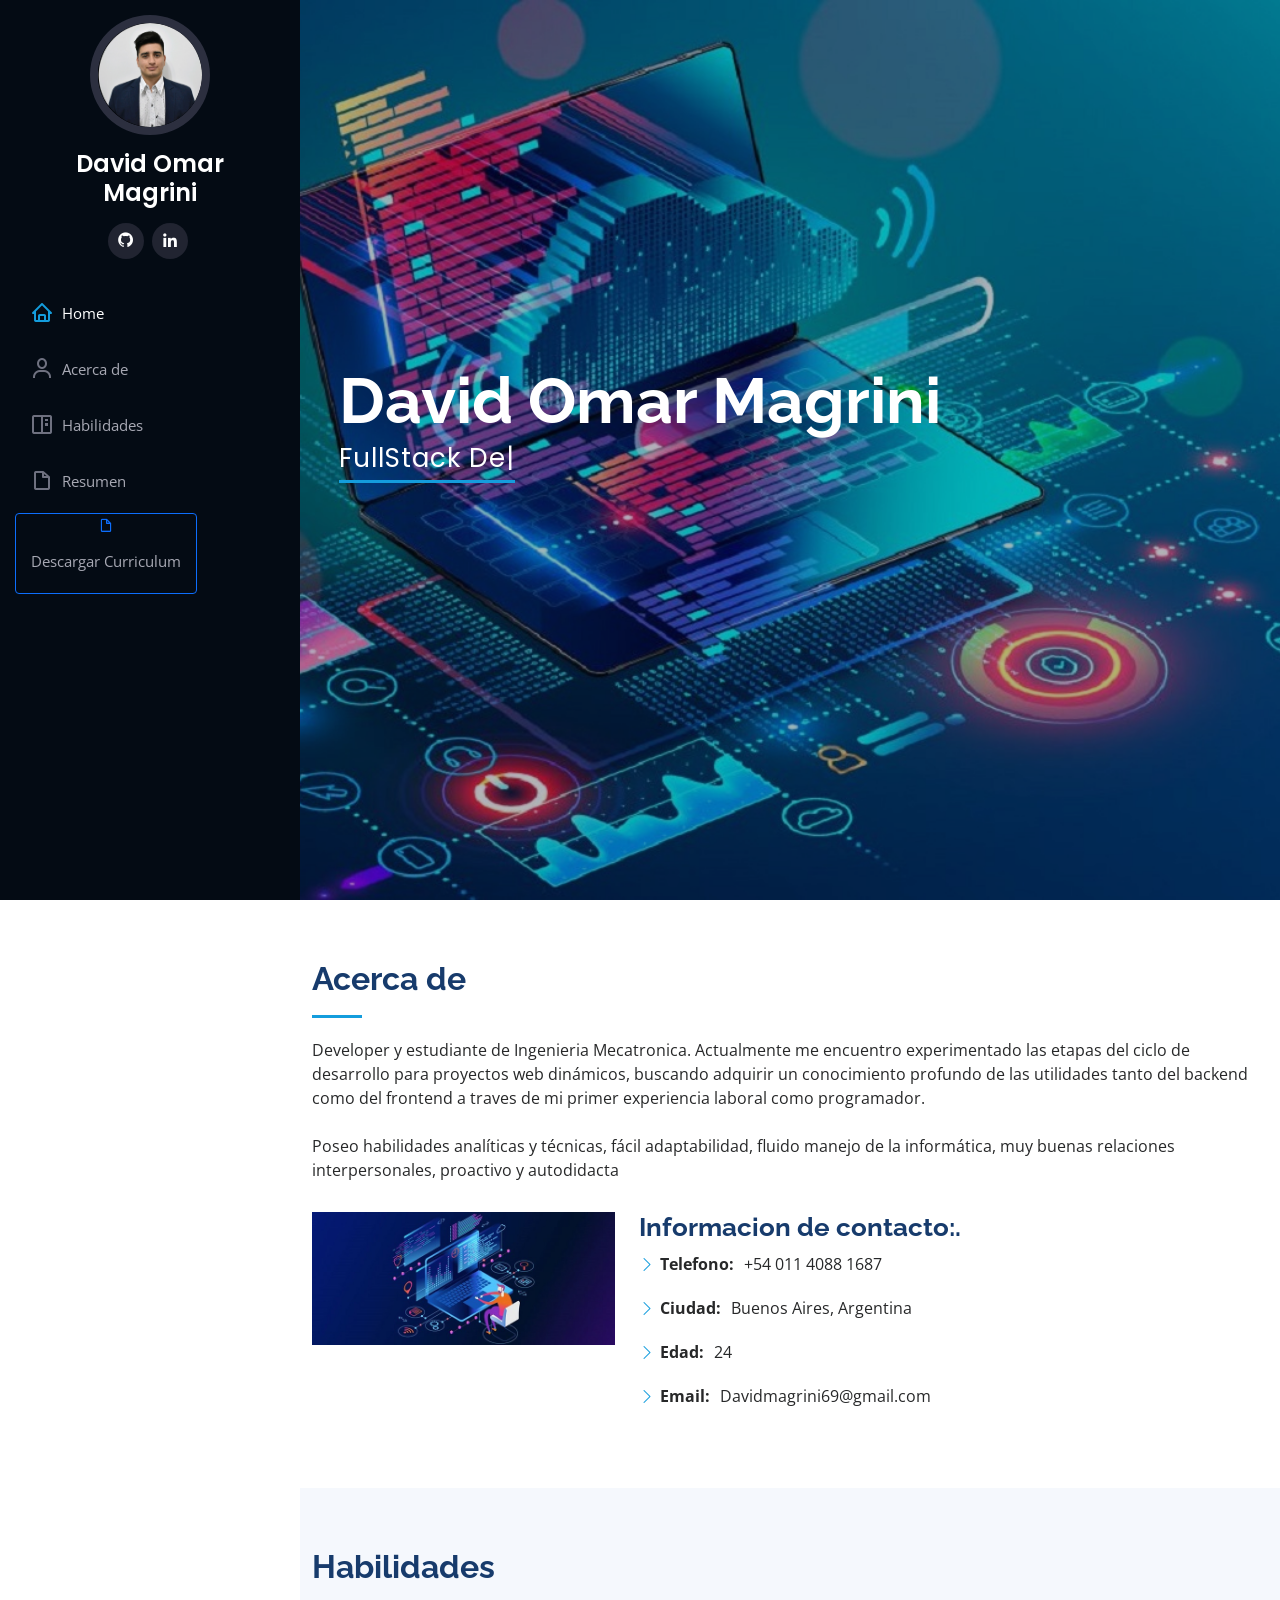
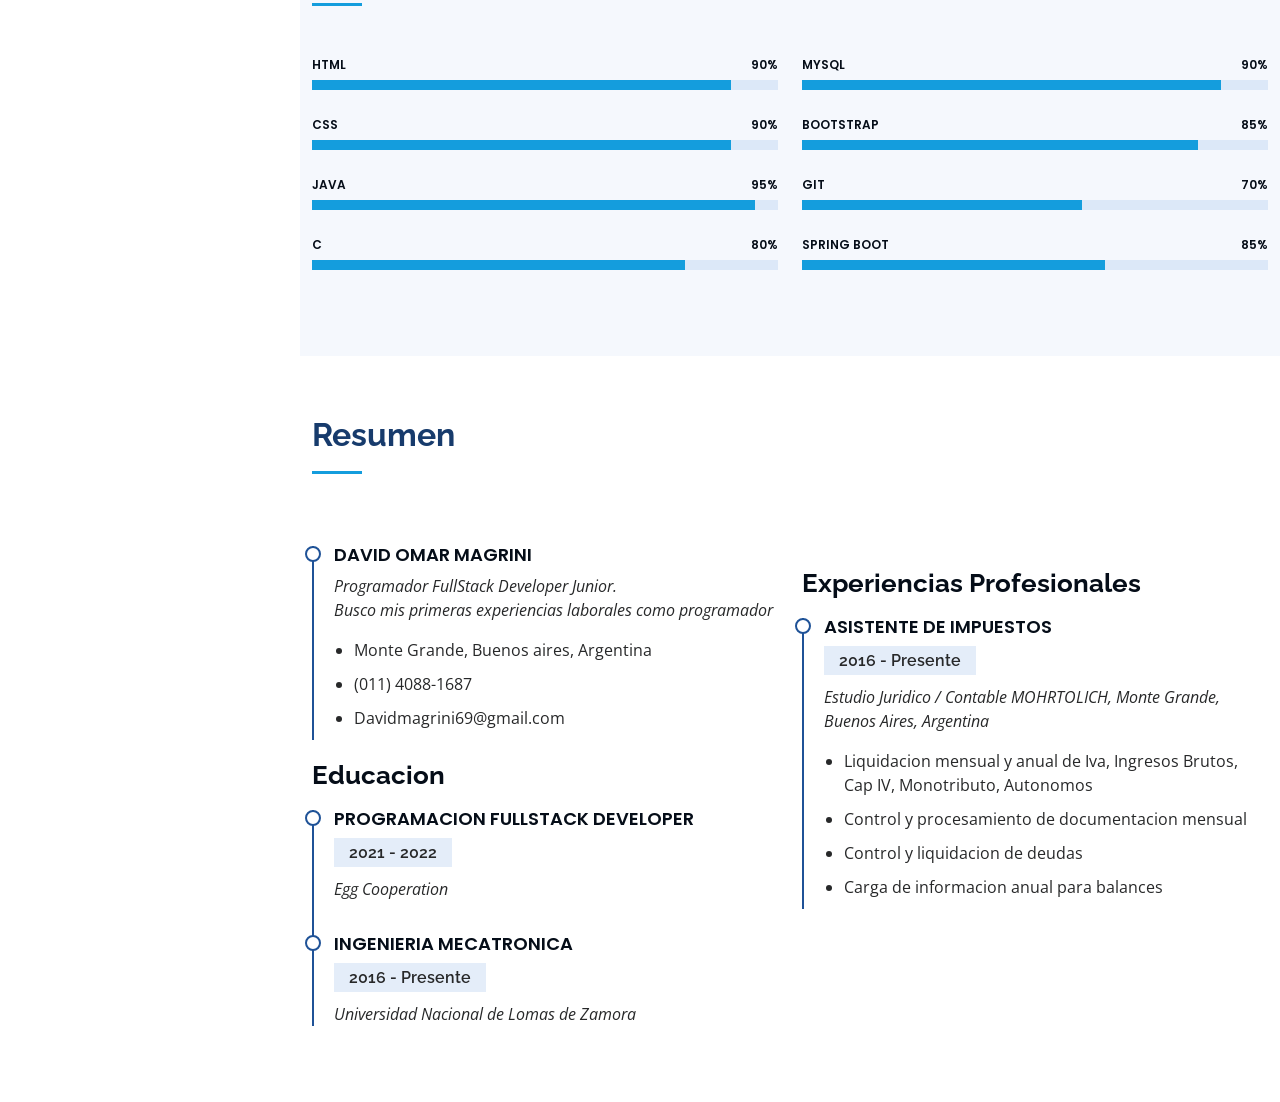
<file: index.html>
<!DOCTYPE html>
<html lang="en">

<head>
  <meta charset="utf-8">
  <meta content="width=device-width, initial-scale=1.0" name="viewport">

  <title>PortaFolio-MagriniDavid</title>
  <meta content="" name="description">
  <meta content="" name="keywords">

  <!-- Google Fonts -->
  <link href="https://fonts.googleapis.com/css?family=Open+Sans:300,300i,400,400i,600,600i,700,700i|Raleway:300,300i,400,400i,500,500i,600,600i,700,700i|Poppins:300,300i,400,400i,500,500i,600,600i,700,700i" rel="stylesheet">

  <!-- Vendor CSS Files -->
  <link href="assets/vendor/aos/aos.css" rel="stylesheet">
  <link href="assets/vendor/bootstrap/css/bootstrap.min.css" rel="stylesheet">
  <link href="assets/vendor/bootstrap-icons/bootstrap-icons.css" rel="stylesheet">
  <link href="assets/vendor/boxicons/css/boxicons.min.css" rel="stylesheet">
  <link href="assets/vendor/glightbox/css/glightbox.min.css" rel="stylesheet">
  <link href="assets/vendor/swiper/swiper-bundle.min.css" rel="stylesheet">

  <!-- Template Main CSS File -->
  <link href="assets/css/style.css" rel="stylesheet">

  <!-- =======================================================
  * Template Name: iPortfolio - v3.7.0
  * Template URL: https://bootstrapmade.com/iportfolio-bootstrap-portfolio-websites-template/
  * Author: BootstrapMade.com
  * License: https://bootstrapmade.com/license/
  ======================================================== -->
</head>

<body>

  <!-- ======= Mobile nav toggle button ======= -->
  <i class="bi bi-list mobile-nav-toggle d-xl-none"></i>

  <!-- ======= Header ======= -->
  <header id="header">
    <div class="d-flex flex-column">

      <div class="profile">
        <img src="assets/img/david2.jpg" alt="" class="img-fluid rounded-circle">
        <h1 class="text-light"><a href="index.html">David Omar <br> Magrini</a></h1>
        <div class="social-links mt-3 text-center">
          <a href="https://github.com/MagriniDavid" target="_blank" class="github"><i class="bx bxl-github"></i></a>
          <a href="https://www.linkedin.com/in/david-omar-magrini-a7370317b/"target="_blank" class="linkedin"><i class="bx bxl-linkedin"></i></a>
        </div>
      </div>

      <nav id="navbar" class="nav-menu navbar">
        <ul>
          <li><a href="#hero" class="nav-link scrollto active"><i class="bx bx-home"></i> <span>Home</span></a></li>
          <li><a href="#about" class="nav-link scrollto"><i class="bx bx-user"></i> <span>Acerca de</span></a></li>
          <li><a href="#skills" class="nav-link scrollto"><i class="bx bx-book-content"></i> <span>Habilidades</span></a></li>
          <li><a href="#resume" class="nav-link scrollto"><i class="bx bx-file-blank"></i> <span>Resumen</span></a></li>
         <li><button type="button" class="btn btn-outline-primary"><i class="bx bx-file-blank" ></i><a href="assets/pdf/CVDavidMagrini.pdf" target="_blank" download="CurriculumMagriniDavid.pdf">Descargar Curriculum</a></button></li>
          
        </ul>
      </nav><!-- .nav-menu -->
    </div>
  </header><!-- End Header -->

  <!-- ======= Hero Section ======= -->
  <section id="hero" class="d-flex flex-column justify-content-center align-items-center">
    <div class="hero-container" data-aos="fade-in">
      <h1>David Omar Magrini</h1>
      <p><span class="typed" data-typed-items="FullStack Developer"></span></p>
    </div>
  </section><!-- End Hero -->

  <main id="main">

    <!-- ======= About Section ======= -->
    <section id="about" class="about">
      <div class="container">

        <div class="section-title">
          <h2>Acerca de</h2>
          <p>Developer y estudiante de Ingenieria Mecatronica. Actualmente me encuentro experimentado las etapas del ciclo de desarrollo para proyectos web dinámicos, buscando adquirir un conocimiento profundo de las utilidades tanto del backend como del frontend a traves de mi primer experiencia laboral como programador.
            <br>
            <br>Poseo habilidades analíticas y técnicas, fácil adaptabilidad, fluido manejo de la informática, muy buenas relaciones interpersonales, proactivo y autodidacta</p>
        </div>

        <div class="row">
          <div class="col-lg-4" data-aos="fade-right">
            <img src="assets/img/program.jpg" class="img-fluid" alt="">
          </div>
          <div class="col-lg-8 pt-4 pt-lg-0 content" data-aos="fade-left">
            <h3>Informacion de contacto:.</h3>
            
            <div class="row">
              <div class="col-lg-6">
                <ul>
                  
                  <li><i class="bi bi-chevron-right"></i> <strong>Telefono:</strong> <span>+54 011 4088 1687</span></li>
                  <li><i class="bi bi-chevron-right"></i> <strong>Ciudad:</strong> <span>Buenos Aires, Argentina</span></li>
                  <li><i class="bi bi-chevron-right"></i> <strong>Edad:</strong> <span>24</span></li>
                  <li><i class="bi bi-chevron-right"></i> <strong>Email:</strong> <span>Davidmagrini69@gmail.com</span></li>
                </ul>
              </div>
            </div>
          </div>
        </div>

      </div>
    </section><!-- End About Section -->

    <!-- ======= Skills Section ======= -->
    <section id="skills" class="skills section-bg">
      <div class="container">

        <div class="section-title">
          <h2>Habilidades</h2>
        </div>

        <div class="row skills-content">

          <div class="col-lg-6" data-aos="fade-up">

            <div class="progress">
              <span class="skill">HTML <i class="val">90%</i></span>
              <div class="progress-bar-wrap">
                <div class="progress-bar" role="progressbar" aria-valuenow="90" aria-valuemin="0" aria-valuemax="100"></div>
              </div>
            </div>

            <div class="progress">
              <span class="skill">CSS <i class="val">90%</i></span>
              <div class="progress-bar-wrap">
                <div class="progress-bar" role="progressbar" aria-valuenow="90" aria-valuemin="0" aria-valuemax="100"></div>
              </div>
            </div>

            <div class="progress">
              <span class="skill">Java <i class="val">95%</i></span>
              <div class="progress-bar-wrap">
                <div class="progress-bar" role="progressbar" aria-valuenow="95" aria-valuemin="0" aria-valuemax="100"></div>
              </div>
            </div>
            <div class="progress">
              <span class="skill">C <i class="val">80%</i></span>
              <div class="progress-bar-wrap">
                <div class="progress-bar" role="progressbar" aria-valuenow="80" aria-valuemin="0" aria-valuemax="100"></div>
              </div>
            </div>
            

          </div>

          <div class="col-lg-6" data-aos="fade-up" data-aos-delay="100">

            <div class="progress">
              <span class="skill">MySql <i class="val">90%</i></span>
              <div class="progress-bar-wrap">
                <div class="progress-bar" role="progressbar" aria-valuenow="90" aria-valuemin="0" aria-valuemax="100"></div>
              </div>
            </div>

            <div class="progress">
              <span class="skill">Bootstrap <i class="val">85%</i></span>
              <div class="progress-bar-wrap">
                <div class="progress-bar" role="progressbar" aria-valuenow="85" aria-valuemin="0" aria-valuemax="100"></div>
              </div>
            </div>

            <div class="progress">
              <span class="skill">Git <i class="val">70%</i></span>
              <div class="progress-bar-wrap">
                <div class="progress-bar" role="progressbar" aria-valuenow="60" aria-valuemin="0" aria-valuemax="100"></div>
              </div>
            </div>
            
            
            <div class="progress">
              <span class="skill">Spring boot <i class="val">85%</i></span>
              <div class="progress-bar-wrap">
                <div class="progress-bar" role="progressbar" aria-valuenow="65" aria-valuemin="0" aria-valuemax="100"></div>
              </div>
            </div>
           

          </div>

        </div>

      </div>
    </section><!-- End Skills Section -->

    <!-- ======= Resume Section ======= -->
    <section id="resume" class="resume">
      <div class="container">

        <div class="section-title">
          <h2>Resumen</h2>
          <br>
        </div>

        <div class="row">
          <div class="col-lg-6" data-aos="fade-up">
          
            <div class="resume-item pb-0">
              <h4>David Omar Magrini</h4>
              <p><em>Programador FullStack Developer Junior. <br> Busco mis primeras experiencias laborales como programador </em></p>
              <ul>
                <li>Monte Grande, Buenos aires, Argentina</li>
                <li>(011) 4088-1687</li>
                <li>Davidmagrini69@gmail.com</li>
              </ul>
            </div>

            <h3 class="resume-title">Educacion</h3>
            <div class="resume-item">
              <h4>Programacion FullStack Developer</h4>
              <h5>2021 - 2022</h5>
              <p><em>Egg Cooperation</em></p>
            </div>
            <div class="resume-item">
              <h4>Ingenieria Mecatronica</h4>
              <h5>2016 - Presente</h5>
              <p><em>Universidad Nacional de Lomas de Zamora</em></p>
            </div>
          </div>
          <div class="col-lg-6" data-aos="fade-up" data-aos-delay="100">
            <h3 class="resume-title">Experiencias Profesionales</h3>
            <div class="resume-item">
              <h4>Asistente de impuestos</h4>
              <h5>2016 - Presente</h5>
              <p><em>Estudio Juridico / Contable MOHRTOLICH, Monte Grande, Buenos Aires, Argentina</em></p>
              <ul>
                <li>Liquidacion mensual y anual de Iva, Ingresos Brutos, Cap IV, Monotributo, Autonomos</li>
                <li>Control y procesamiento de documentacion mensual  </li>
                <li>Control y liquidacion de deudas</li>
                <li>Carga de informacion anual para balances</li>
              </ul>
            </div>
          </div>
        </div>

      </div>
    </section><!-- End Resume Section -->


  </main><!-- End #main -->

  
  <a href="#" class="back-to-top d-flex align-items-center justify-content-center"><i class="bi bi-arrow-up-short"></i></a>

  <!-- Vendor JS Files -->
  <script src="assets/vendor/purecounter/purecounter.js"></script>
  <script src="assets/vendor/aos/aos.js"></script>
  <script src="assets/vendor/bootstrap/js/bootstrap.bundle.min.js"></script>
  <script src="assets/vendor/glightbox/js/glightbox.min.js"></script>
  <script src="assets/vendor/isotope-layout/isotope.pkgd.min.js"></script>
  <script src="assets/vendor/swiper/swiper-bundle.min.js"></script>
  <script src="assets/vendor/typed.js/typed.min.js"></script>
  <script src="assets/vendor/waypoints/noframework.waypoints.js"></script>
  <script src="assets/vendor/php-email-form/validate.js"></script> 

  <!-- Template Main JS File -->
  <script src="assets/js/main.js"></script>

</body>

</html>
</file>
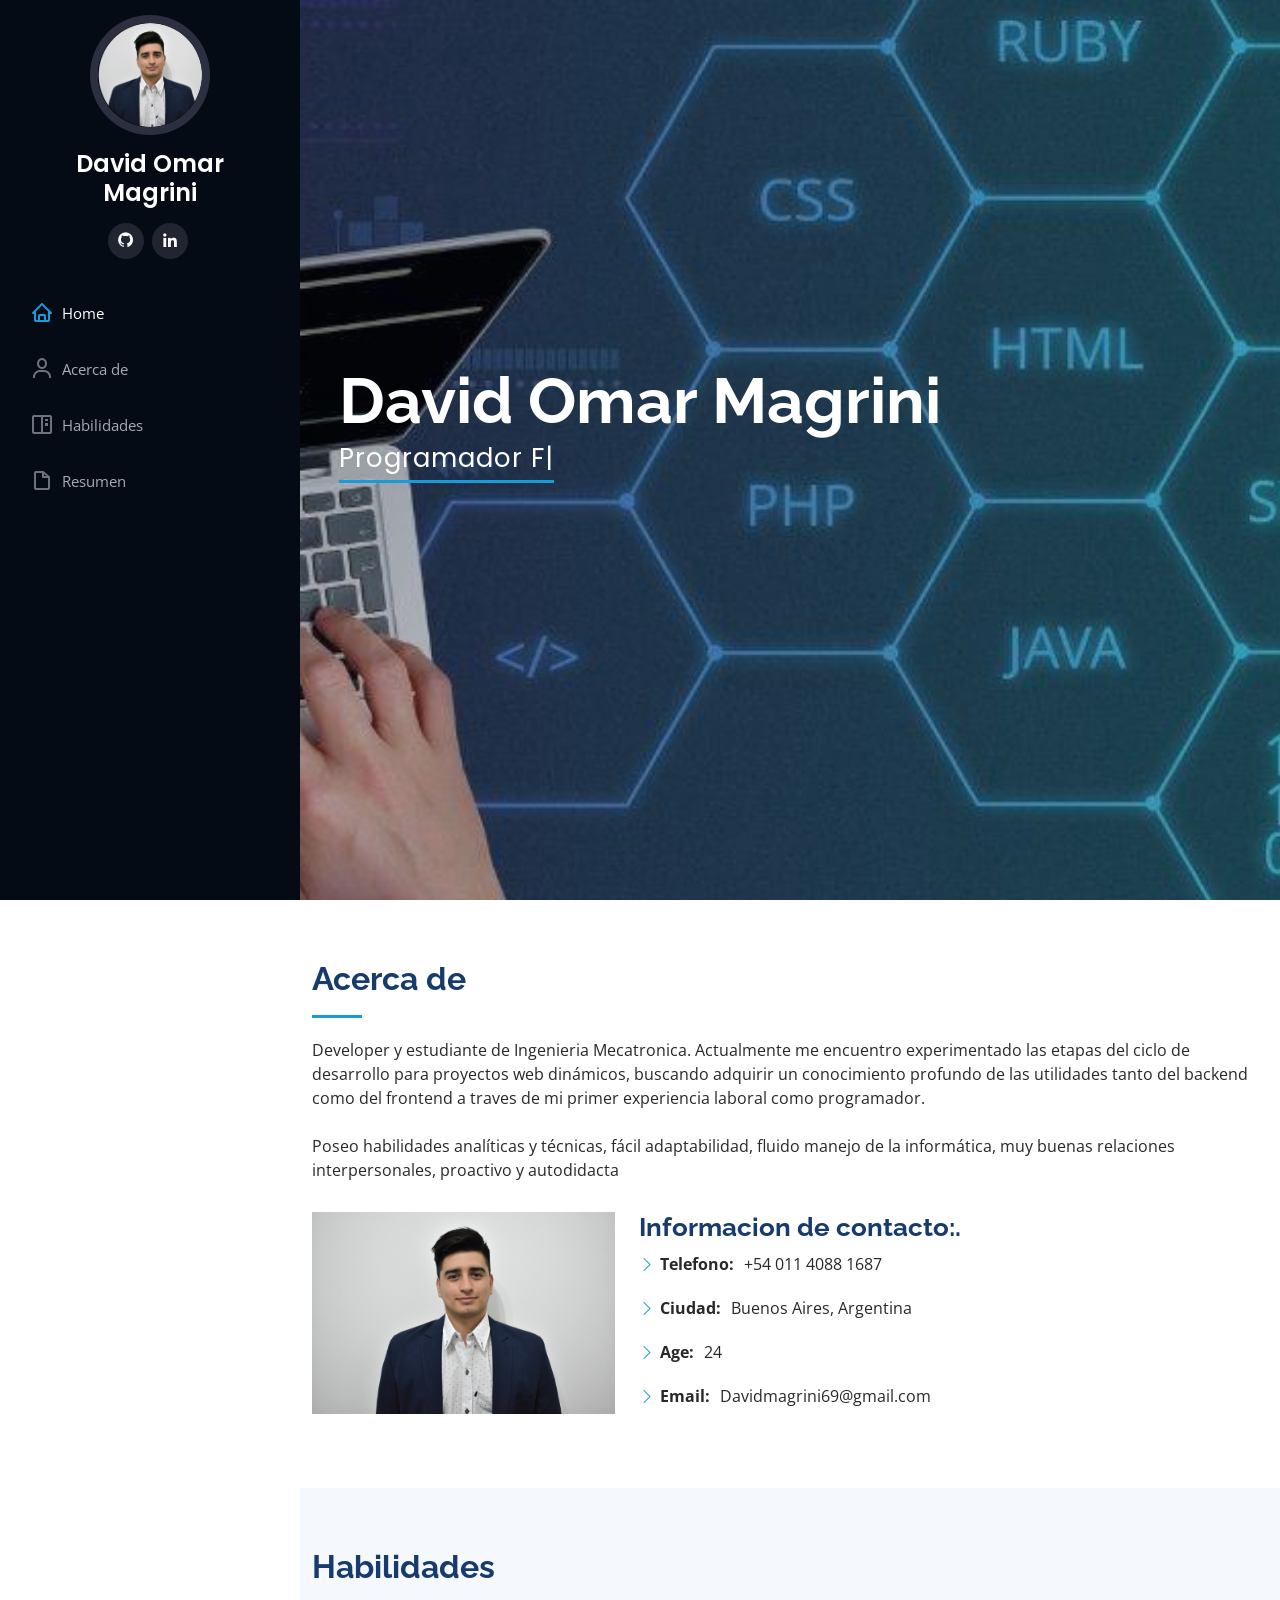
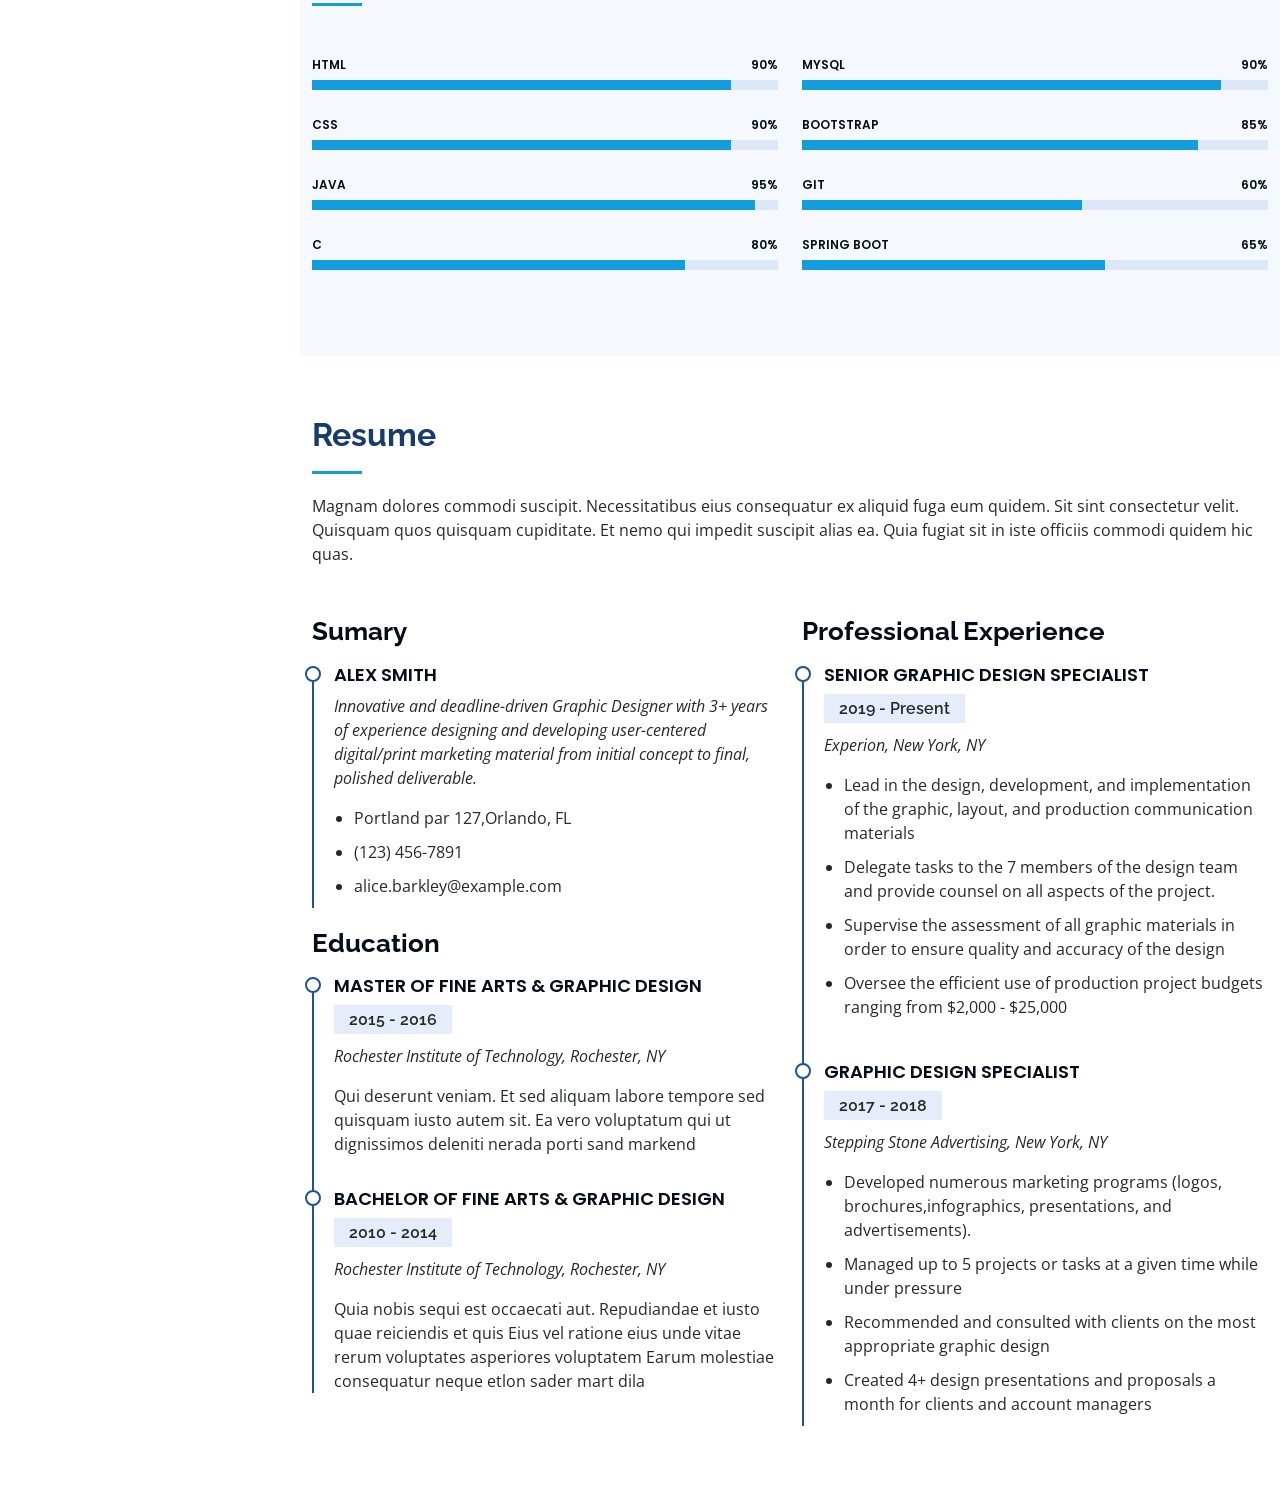
<file: iPortfolio/index.html>
<!DOCTYPE html>
<html lang="en">

<head>
  <meta charset="utf-8">
  <meta content="width=device-width, initial-scale=1.0" name="viewport">

  <title>PortaFolio-MagriniDavid</title>
  <meta content="" name="description">
  <meta content="" name="keywords">

  <!-- Google Fonts -->
  <link href="https://fonts.googleapis.com/css?family=Open+Sans:300,300i,400,400i,600,600i,700,700i|Raleway:300,300i,400,400i,500,500i,600,600i,700,700i|Poppins:300,300i,400,400i,500,500i,600,600i,700,700i" rel="stylesheet">

  <!-- Vendor CSS Files -->
  <link href="assets/vendor/aos/aos.css" rel="stylesheet">
  <link href="assets/vendor/bootstrap/css/bootstrap.min.css" rel="stylesheet">
  <link href="assets/vendor/bootstrap-icons/bootstrap-icons.css" rel="stylesheet">
  <link href="assets/vendor/boxicons/css/boxicons.min.css" rel="stylesheet">
  <link href="assets/vendor/glightbox/css/glightbox.min.css" rel="stylesheet">
  <link href="assets/vendor/swiper/swiper-bundle.min.css" rel="stylesheet">

  <!-- Template Main CSS File -->
  <link href="assets/css/style.css" rel="stylesheet">

  <!-- =======================================================
  * Template Name: iPortfolio - v3.7.0
  * Template URL: https://bootstrapmade.com/iportfolio-bootstrap-portfolio-websites-template/
  * Author: BootstrapMade.com
  * License: https://bootstrapmade.com/license/
  ======================================================== -->
</head>

<body>

  <!-- ======= Mobile nav toggle button ======= -->
  <i class="bi bi-list mobile-nav-toggle d-xl-none"></i>

  <!-- ======= Header ======= -->
  <header id="header">
    <div class="d-flex flex-column">

      <div class="profile">
        <img src="assets/img/david2.jpg" alt="" class="img-fluid rounded-circle">
        <h1 class="text-light"><a href="index.html">David Omar <br> Magrini</a></h1>
        <div class="social-links mt-3 text-center">
          <a href="https://github.com/MagriniDavid" target="_blank" class="github"><i class="bx bxl-github"></i></a>
          <a href="https://www.linkedin.com/in/david-omar-magrini-a7370317b/"target="_blank" class="linkedin"><i class="bx bxl-linkedin"></i></a>
        </div>
      </div>

      <nav id="navbar" class="nav-menu navbar">
        <ul>
          <li><a href="#hero" class="nav-link scrollto active"><i class="bx bx-home"></i> <span>Home</span></a></li>
          <li><a href="#about" class="nav-link scrollto"><i class="bx bx-user"></i> <span>Acerca de</span></a></li>
          <li><a href="#habilidades" class="nav-link scrollto"><i class="bx bx-book-content"></i> <span>Habilidades</span></a></li>
          <li><a href="#resume" class="nav-link scrollto"><i class="bx bx-file-blank"></i> <span>Resumen</span></a></li>
          
        </ul>
      </nav><!-- .nav-menu -->
    </div>
  </header><!-- End Header -->

  <!-- ======= Hero Section ======= -->
  <section id="hero" class="d-flex flex-column justify-content-center align-items-center">
    <div class="hero-container" data-aos="fade-in">
      <h1>David Omar Magrini</h1>
      <p><span class="typed" data-typed-items="Programador FullStack Developer"></span></p>
    </div>
  </section><!-- End Hero -->

  <main id="main">

    <!-- ======= About Section ======= -->
    <section id="about" class="about">
      <div class="container">

        <div class="section-title">
          <h2>Acerca de</h2>
          <p>Developer y estudiante de Ingenieria Mecatronica. Actualmente me encuentro experimentado las etapas del ciclo de desarrollo para proyectos web dinámicos, buscando adquirir un conocimiento profundo de las utilidades tanto del backend como del frontend a traves de mi primer experiencia laboral como programador.
            <br>
            <br>Poseo habilidades analíticas y técnicas, fácil adaptabilidad, fluido manejo de la informática, muy buenas relaciones interpersonales, proactivo y autodidacta</p>
        </div>

        <div class="row">
          <div class="col-lg-4" data-aos="fade-right">
            <img src="assets/img/david.jpg" class="img-fluid" alt="">
          </div>
          <div class="col-lg-8 pt-4 pt-lg-0 content" data-aos="fade-left">
            <h3>Informacion de contacto:.</h3>
            
            <div class="row">
              <div class="col-lg-6">
                <ul>
                  
                  <li><i class="bi bi-chevron-right"></i> <strong>Telefono:</strong> <span>+54 011 4088 1687</span></li>
                  <li><i class="bi bi-chevron-right"></i> <strong>Ciudad:</strong> <span>Buenos Aires, Argentina</span></li>
                  <li><i class="bi bi-chevron-right"></i> <strong>Age:</strong> <span>24</span></li>
                  <li><i class="bi bi-chevron-right"></i> <strong>Email:</strong> <span>Davidmagrini69@gmail.com</span></li>
                </ul>
              </div>
            </div>
          </div>
        </div>

      </div>
    </section><!-- End About Section -->

    <!-- ======= Skills Section ======= -->
    <section id="skills" class="skills section-bg">
      <div class="container">

        <div class="section-title">
          <h2>Habilidades</h2>
        </div>

        <div class="row skills-content">

          <div class="col-lg-6" data-aos="fade-up">

            <div class="progress">
              <span class="skill">HTML <i class="val">90%</i></span>
              <div class="progress-bar-wrap">
                <div class="progress-bar" role="progressbar" aria-valuenow="90" aria-valuemin="0" aria-valuemax="100"></div>
              </div>
            </div>

            <div class="progress">
              <span class="skill">CSS <i class="val">90%</i></span>
              <div class="progress-bar-wrap">
                <div class="progress-bar" role="progressbar" aria-valuenow="90" aria-valuemin="0" aria-valuemax="100"></div>
              </div>
            </div>

            <div class="progress">
              <span class="skill">Java <i class="val">95%</i></span>
              <div class="progress-bar-wrap">
                <div class="progress-bar" role="progressbar" aria-valuenow="95" aria-valuemin="0" aria-valuemax="100"></div>
              </div>
            </div>
            <div class="progress">
              <span class="skill">C <i class="val">80%</i></span>
              <div class="progress-bar-wrap">
                <div class="progress-bar" role="progressbar" aria-valuenow="80" aria-valuemin="0" aria-valuemax="100"></div>
              </div>
            </div>
            

          </div>

          <div class="col-lg-6" data-aos="fade-up" data-aos-delay="100">

            <div class="progress">
              <span class="skill">MySql <i class="val">90%</i></span>
              <div class="progress-bar-wrap">
                <div class="progress-bar" role="progressbar" aria-valuenow="90" aria-valuemin="0" aria-valuemax="100"></div>
              </div>
            </div>

            <div class="progress">
              <span class="skill">Bootstrap <i class="val">85%</i></span>
              <div class="progress-bar-wrap">
                <div class="progress-bar" role="progressbar" aria-valuenow="85" aria-valuemin="0" aria-valuemax="100"></div>
              </div>
            </div>

            <div class="progress">
              <span class="skill">Git <i class="val">60%</i></span>
              <div class="progress-bar-wrap">
                <div class="progress-bar" role="progressbar" aria-valuenow="60" aria-valuemin="0" aria-valuemax="100"></div>
              </div>
            </div>
            
            
            <div class="progress">
              <span class="skill">Spring boot <i class="val">65%</i></span>
              <div class="progress-bar-wrap">
                <div class="progress-bar" role="progressbar" aria-valuenow="65" aria-valuemin="0" aria-valuemax="100"></div>
              </div>
            </div>
           

          </div>

        </div>

      </div>
    </section><!-- End Skills Section -->

    <!-- ======= Resume Section ======= -->
    <section id="resume" class="resume">
      <div class="container">

        <div class="section-title">
          <h2>Resume</h2>
          <p>Magnam dolores commodi suscipit. Necessitatibus eius consequatur ex aliquid fuga eum quidem. Sit sint consectetur velit. Quisquam quos quisquam cupiditate. Et nemo qui impedit suscipit alias ea. Quia fugiat sit in iste officiis commodi quidem hic quas.</p>
        </div>

        <div class="row">
          <div class="col-lg-6" data-aos="fade-up">
            <h3 class="resume-title">Sumary</h3>
            <div class="resume-item pb-0">
              <h4>Alex Smith</h4>
              <p><em>Innovative and deadline-driven Graphic Designer with 3+ years of experience designing and developing user-centered digital/print marketing material from initial concept to final, polished deliverable.</em></p>
              <ul>
                <li>Portland par 127,Orlando, FL</li>
                <li>(123) 456-7891</li>
                <li>alice.barkley@example.com</li>
              </ul>
            </div>

            <h3 class="resume-title">Education</h3>
            <div class="resume-item">
              <h4>Master of Fine Arts &amp; Graphic Design</h4>
              <h5>2015 - 2016</h5>
              <p><em>Rochester Institute of Technology, Rochester, NY</em></p>
              <p>Qui deserunt veniam. Et sed aliquam labore tempore sed quisquam iusto autem sit. Ea vero voluptatum qui ut dignissimos deleniti nerada porti sand markend</p>
            </div>
            <div class="resume-item">
              <h4>Bachelor of Fine Arts &amp; Graphic Design</h4>
              <h5>2010 - 2014</h5>
              <p><em>Rochester Institute of Technology, Rochester, NY</em></p>
              <p>Quia nobis sequi est occaecati aut. Repudiandae et iusto quae reiciendis et quis Eius vel ratione eius unde vitae rerum voluptates asperiores voluptatem Earum molestiae consequatur neque etlon sader mart dila</p>
            </div>
          </div>
          <div class="col-lg-6" data-aos="fade-up" data-aos-delay="100">
            <h3 class="resume-title">Professional Experience</h3>
            <div class="resume-item">
              <h4>Senior graphic design specialist</h4>
              <h5>2019 - Present</h5>
              <p><em>Experion, New York, NY </em></p>
              <ul>
                <li>Lead in the design, development, and implementation of the graphic, layout, and production communication materials</li>
                <li>Delegate tasks to the 7 members of the design team and provide counsel on all aspects of the project. </li>
                <li>Supervise the assessment of all graphic materials in order to ensure quality and accuracy of the design</li>
                <li>Oversee the efficient use of production project budgets ranging from $2,000 - $25,000</li>
              </ul>
            </div>
            <div class="resume-item">
              <h4>Graphic design specialist</h4>
              <h5>2017 - 2018</h5>
              <p><em>Stepping Stone Advertising, New York, NY</em></p>
              <ul>
                <li>Developed numerous marketing programs (logos, brochures,infographics, presentations, and advertisements).</li>
                <li>Managed up to 5 projects or tasks at a given time while under pressure</li>
                <li>Recommended and consulted with clients on the most appropriate graphic design</li>
                <li>Created 4+ design presentations and proposals a month for clients and account managers</li>
              </ul>
            </div>
          </div>
        </div>

      </div>
    </section><!-- End Resume Section -->


  </main><!-- End #main -->

  
  <a href="#" class="back-to-top d-flex align-items-center justify-content-center"><i class="bi bi-arrow-up-short"></i></a>

  <!-- Vendor JS Files -->
  <script src="assets/vendor/purecounter/purecounter.js"></script>
  <script src="assets/vendor/aos/aos.js"></script>
  <script src="assets/vendor/bootstrap/js/bootstrap.bundle.min.js"></script>
  <script src="assets/vendor/glightbox/js/glightbox.min.js"></script>
  <script src="assets/vendor/isotope-layout/isotope.pkgd.min.js"></script>
  <script src="assets/vendor/swiper/swiper-bundle.min.js"></script>
  <script src="assets/vendor/typed.js/typed.min.js"></script>
  <script src="assets/vendor/waypoints/noframework.waypoints.js"></script>
  <script src="assets/vendor/php-email-form/validate.js"></script> 

  <!-- Template Main JS File -->
  <script src="assets/js/main.js"></script>

</body>

</html>
</file>
<file: assets/css/style.css>
/**
* Template Name: iPortfolio - v3.7.0
* Template URL: https://bootstrapmade.com/iportfolio-bootstrap-portfolio-websites-template/
* Author: BootstrapMade.com
* License: https://bootstrapmade.com/license/
*/

/*--------------------------------------------------------------
# General
--------------------------------------------------------------*/
body {
  font-family: "Open Sans", sans-serif;
  color: #272829;
}

a {
  color: #149ddd;
  text-decoration: none;
}

a:hover {
  color: #37b3ed;
  text-decoration: none;
}

h1, h2, h3, h4, h5, h6 {
  font-family: "Raleway", sans-serif;
}

/*--------------------------------------------------------------
# Back to top button
--------------------------------------------------------------*/
.back-to-top {
  position: fixed;
  visibility: hidden;
  opacity: 0;
  right: 15px;
  bottom: 15px;
  z-index: 996;
  background: #149ddd;
  width: 40px;
  height: 40px;
  border-radius: 50px;
  transition: all 0.4s;
}
.back-to-top i {
  font-size: 28px;
  color: #fff;
  line-height: 0;
}
.back-to-top:hover {
  background: #2eafec;
  color: #fff;
}
.back-to-top.active {
  visibility: visible;
  opacity: 1;
}

/*--------------------------------------------------------------
# Header
--------------------------------------------------------------*/
#header {
  position: fixed;
  top: 0;
  left: 0;
  bottom: 0;
  width: 300px;
  transition: all ease-in-out 0.5s;
  z-index: 9997;
  transition: all 0.5s;
  padding: 0 15px;
  background: #040b14;
  overflow-y: auto;
}
#header .profile img {
  margin: 15px auto;
  display: block;
  width: 120px;
  border: 8px solid #2c2f3f;
}
#header .profile h1 {
  font-size: 24px;
  margin: 0;
  padding: 0;
  font-weight: 600;
  -moz-text-align-last: center;
  text-align-last: center;
  font-family: "Poppins", sans-serif;
}
#header .profile h1 a, #header .profile h1 a:hover {
  color: #fff;
  text-decoration: none;
}
#header .profile .social-links a {
  font-size: 18px;
  display: inline-block;
  background: #212431;
  color: #fff;
  line-height: 1;
  padding: 8px 0;
  margin-right: 4px;
  border-radius: 50%;
  text-align: center;
  width: 36px;
  height: 36px;
  transition: 0.3s;
}
#header .profile .social-links a:hover {
  background: #149ddd;
  color: #fff;
  text-decoration: none;
}

#main {
  margin-left: 300px;
}

@media (max-width: 1199px) {
  #header {
    left: -300px;
  }

  #main {
    margin-left: 0;
  }
}
/*--------------------------------------------------------------
# Navigation Menu
--------------------------------------------------------------*/
/* Desktop Navigation */
.nav-menu {
  padding: 30px 0 0 0;
}
.nav-menu * {
  margin: 0;
  padding: 0;
  list-style: none;
}
.nav-menu > ul > li {
  position: relative;
  white-space: nowrap;
}
.nav-menu a, .nav-menu a:focus {
  display: flex;
  align-items: center;
  color: #a8a9b4;
  padding: 12px 15px;
  margin-bottom: 8px;
  transition: 0.3s;
  font-size: 15px;
}
.nav-menu a i, .nav-menu a:focus i {
  font-size: 24px;
  padding-right: 8px;
  color: #6f7180;
}
.nav-menu a:hover, .nav-menu .active, .nav-menu .active:focus, .nav-menu li:hover > a {
  text-decoration: none;
  color: #fff;
}
.nav-menu a:hover i, .nav-menu .active i, .nav-menu .active:focus i, .nav-menu li:hover > a i {
  color: #149ddd;
}

/* Mobile Navigation */
.mobile-nav-toggle {
  position: fixed;
  right: 15px;
  top: 15px;
  z-index: 9998;
  border: 0;
  font-size: 24px;
  transition: all 0.4s;
  outline: none !important;
  background-color: #149ddd;
  color: #fff;
  width: 40px;
  height: 40px;
  display: inline-flex;
  align-items: center;
  justify-content: center;
  line-height: 0;
  border-radius: 50px;
  cursor: pointer;
}

.mobile-nav-active {
  overflow: hidden;
}
.mobile-nav-active #header {
  left: 0;
}

/*--------------------------------------------------------------
# Hero Section
--------------------------------------------------------------*/
#hero {
  width: 100%;
  height: 100vh;
  background: url("../img/net.jpg");
  background-size: cover;
}
#hero:before {
  content: "";
  background: rgba(5, 13, 24, 0.3);
  position: absolute;
  bottom: 0;
  top: 0;
  left: 0;
  right: 0;
  z-index: 1;
}
#hero .hero-container {
  position: relative;
  z-index: 2;
  min-width: 300px;
}
#hero h1 {
  margin: 0 0 10px 0;
  font-size: 64px;
  font-weight: 700;
  line-height: 56px;
  color: #fff;
}
#hero p {
  color: #fff;
  margin-bottom: 50px;
  font-size: 26px;
  font-family: "Poppins", sans-serif;
}
#hero p span {
  color: #fff;
  padding-bottom: 4px;
  letter-spacing: 1px;
  border-bottom: 3px solid #149ddd;
}
@media (min-width: 1024px) {
  #hero {
    background-attachment: fixed;
  }
}
@media (max-width: 768px) {
  #hero h1 {
    font-size: 28px;
    line-height: 36px;
  }
  #hero h2 {
    font-size: 18px;
    line-height: 24px;
    margin-bottom: 30px;
  }
}

/*--------------------------------------------------------------
# Sections General
--------------------------------------------------------------*/
section {
  padding: 60px 0;
  overflow: hidden;
}

.section-bg {
  background: #f5f8fd;
}

.section-title {
  padding-bottom: 30px;
}
.section-title h2 {
  font-size: 32px;
  font-weight: bold;
  margin-bottom: 20px;
  padding-bottom: 20px;
  position: relative;
  color: #173b6c;
}
.section-title h2::after {
  content: "";
  position: absolute;
  display: block;
  width: 50px;
  height: 3px;
  background: #149ddd;
  bottom: 0;
  left: 0;
}
.section-title p {
  margin-bottom: 0;
}

/*--------------------------------------------------------------
# About
--------------------------------------------------------------*/
.about .content h3 {
  font-weight: 700;
  font-size: 26px;
  color: #173b6c;
}
.about .content ul {
  list-style: none;
  padding: 0;
}
.about .content ul li {
  margin-bottom: 20px;
  display: flex;
  align-items: center;
}
.about .content ul strong {
  margin-right: 10px;
}
.about .content ul i {
  font-size: 16px;
  margin-right: 5px;
  color: #149ddd;
  line-height: 0;
}
.about .content p:last-child {
  margin-bottom: 0;
}

/*--------------------------------------------------------------
# Facts
--------------------------------------------------------------*/
.facts {
  padding-bottom: 30px;
}
.facts .count-box {
  padding: 30px;
  width: 100%;
}
.facts .count-box i {
  display: block;
  font-size: 44px;
  color: #149ddd;
  float: left;
  line-height: 0;
}
.facts .count-box span {
  font-size: 48px;
  line-height: 40px;
  display: block;
  font-weight: 700;
  color: #050d18;
  margin-left: 60px;
}
.facts .count-box p {
  padding: 15px 0 0 0;
  margin: 0 0 0 60px;
  font-family: "Raleway", sans-serif;
  font-size: 14px;
  color: #122f57;
}
.facts .count-box a {
  font-weight: 600;
  display: block;
  margin-top: 20px;
  color: #122f57;
  font-size: 15px;
  font-family: "Poppins", sans-serif;
  transition: ease-in-out 0.3s;
}
.facts .count-box a:hover {
  color: #1f5297;
}

/*--------------------------------------------------------------
# Akills
--------------------------------------------------------------*/
.skills .progress {
  height: 60px;
  display: block;
  background: none;
  border-radius: 0;
}
.skills .progress .skill {
  padding: 0;
  margin: 0 0 6px 0;
  text-transform: uppercase;
  display: block;
  font-weight: 600;
  font-family: "Poppins", sans-serif;
  color: #050d18;
}
.skills .progress .skill .val {
  float: right;
  font-style: normal;
}
.skills .progress-bar-wrap {
  background: #dce8f8;
  height: 10px;
}
.skills .progress-bar {
  width: 1px;
  height: 10px;
  transition: 0.9s;
  background-color: #149ddd;
}

/*--------------------------------------------------------------
# Resume
--------------------------------------------------------------*/
.resume .resume-title {
  font-size: 26px;
  font-weight: 700;
  margin-top: 20px;
  margin-bottom: 20px;
  color: #050d18;
}
.resume .resume-item {
  padding: 0 0 20px 20px;
  margin-top: -2px;
  border-left: 2px solid #1f5297;
  position: relative;
}
.resume .resume-item h4 {
  line-height: 18px;
  font-size: 18px;
  font-weight: 600;
  text-transform: uppercase;
  font-family: "Poppins", sans-serif;
  color: #050d18;
  margin-bottom: 10px;
}
.resume .resume-item h5 {
  font-size: 16px;
  background: #e4edf9;
  padding: 5px 15px;
  display: inline-block;
  font-weight: 600;
  margin-bottom: 10px;
}
.resume .resume-item ul {
  padding-left: 20px;
}
.resume .resume-item ul li {
  padding-bottom: 10px;
}
.resume .resume-item:last-child {
  padding-bottom: 0;
}
.resume .resume-item::before {
  content: "";
  position: absolute;
  width: 16px;
  height: 16px;
  border-radius: 50px;
  left: -9px;
  top: 0;
  background: #fff;
  border: 2px solid #1f5297;
}

/*--------------------------------------------------------------
# Portfolio
--------------------------------------------------------------*/
.portfolio .portfolio-item {
  margin-bottom: 30px;
}
.portfolio #portfolio-flters {
  padding: 0;
  margin: 0 auto 35px auto;
  list-style: none;
  text-align: center;
  background: #fff;
  border-radius: 50px;
  padding: 2px 15px;
}
.portfolio #portfolio-flters li {
  cursor: pointer;
  display: inline-block;
  padding: 10px 15px 8px 15px;
  font-size: 14px;
  font-weight: 600;
  line-height: 1;
  text-transform: uppercase;
  color: #272829;
  margin-bottom: 5px;
  transition: all 0.3s ease-in-out;
}
.portfolio #portfolio-flters li:hover, .portfolio #portfolio-flters li.filter-active {
  color: #149ddd;
}
.portfolio #portfolio-flters li:last-child {
  margin-right: 0;
}
.portfolio .portfolio-wrap {
  transition: 0.3s;
  position: relative;
  overflow: hidden;
  z-index: 1;
}
.portfolio .portfolio-wrap::before {
  content: "";
  background: rgba(255, 255, 255, 0.5);
  position: absolute;
  left: 0;
  right: 0;
  top: 0;
  bottom: 0;
  transition: all ease-in-out 0.3s;
  z-index: 2;
  opacity: 0;
}
.portfolio .portfolio-wrap .portfolio-links {
  opacity: 1;
  left: 0;
  right: 0;
  bottom: -60px;
  z-index: 3;
  position: absolute;
  transition: all ease-in-out 0.3s;
  display: flex;
  justify-content: center;
}
.portfolio .portfolio-wrap .portfolio-links a {
  color: #fff;
  font-size: 28px;
  text-align: center;
  background: rgba(20, 157, 221, 0.75);
  transition: 0.3s;
  width: 50%;
}
.portfolio .portfolio-wrap .portfolio-links a:hover {
  background: rgba(20, 157, 221, 0.95);
}
.portfolio .portfolio-wrap .portfolio-links a + a {
  border-left: 1px solid #37b3ed;
}
.portfolio .portfolio-wrap:hover::before {
  top: 0;
  left: 0;
  right: 0;
  bottom: 0;
  opacity: 1;
}
.portfolio .portfolio-wrap:hover .portfolio-links {
  opacity: 1;
  bottom: 0;
}

/*--------------------------------------------------------------
# Portfolio Details
--------------------------------------------------------------*/
.portfolio-details {
  padding-top: 40px;
}
.portfolio-details .portfolio-details-slider img {
  width: 100%;
}
.portfolio-details .portfolio-details-slider .swiper-pagination {
  margin-top: 20px;
  position: relative;
}
.portfolio-details .portfolio-details-slider .swiper-pagination .swiper-pagination-bullet {
  width: 12px;
  height: 12px;
  background-color: #fff;
  opacity: 1;
  border: 1px solid #149ddd;
}
.portfolio-details .portfolio-details-slider .swiper-pagination .swiper-pagination-bullet-active {
  background-color: #149ddd;
}
.portfolio-details .portfolio-info {
  padding: 30px;
  box-shadow: 0px 0 30px rgba(5, 13, 24, 0.08);
}
.portfolio-details .portfolio-info h3 {
  font-size: 22px;
  font-weight: 700;
  margin-bottom: 20px;
  padding-bottom: 20px;
  border-bottom: 1px solid #eee;
}
.portfolio-details .portfolio-info ul {
  list-style: none;
  padding: 0;
  font-size: 15px;
}
.portfolio-details .portfolio-info ul li + li {
  margin-top: 10px;
}
.portfolio-details .portfolio-description {
  padding-top: 30px;
}
.portfolio-details .portfolio-description h2 {
  font-size: 26px;
  font-weight: 700;
  margin-bottom: 20px;
}
.portfolio-details .portfolio-description p {
  padding: 0;
}

/*--------------------------------------------------------------
# Services
--------------------------------------------------------------*/
.services .icon-box {
  margin-bottom: 20px;
}
.services .icon {
  float: left;
  display: flex;
  align-items: center;
  justify-content: center;
  width: 54px;
  height: 54px;
  background: #149ddd;
  border-radius: 50%;
  transition: 0.5s;
  border: 1px solid #149ddd;
}
.services .icon i {
  color: #fff;
  font-size: 24px;
  line-height: 0;
}
.services .icon-box:hover .icon {
  background: #fff;
}
.services .icon-box:hover .icon i {
  color: #149ddd;
}
.services .title {
  margin-left: 80px;
  font-weight: 700;
  margin-bottom: 15px;
  font-size: 18px;
}
.services .title a {
  color: #343a40;
}
.services .title a:hover {
  color: #149ddd;
}
.services .description {
  margin-left: 80px;
  line-height: 24px;
  font-size: 14px;
}

/*--------------------------------------------------------------
# Testimonials
--------------------------------------------------------------*/
.testimonials .testimonials-carousel, .testimonials .testimonials-slider {
  overflow: hidden;
}
.testimonials .testimonial-item {
  box-sizing: content-box;
  text-align: center;
  min-height: 320px;
}
.testimonials .testimonial-item .testimonial-img {
  width: 90px;
  border-radius: 50%;
  margin: 0 auto;
}
.testimonials .testimonial-item h3 {
  font-size: 18px;
  font-weight: bold;
  margin: 10px 0 5px 0;
  color: #111;
}
.testimonials .testimonial-item h4 {
  font-size: 14px;
  color: #999;
  margin: 0;
}
.testimonials .testimonial-item .quote-icon-left, .testimonials .testimonial-item .quote-icon-right {
  color: #c3e8fa;
  font-size: 26px;
}
.testimonials .testimonial-item .quote-icon-left {
  display: inline-block;
  left: -5px;
  position: relative;
}
.testimonials .testimonial-item .quote-icon-right {
  display: inline-block;
  right: -5px;
  position: relative;
  top: 10px;
}
.testimonials .testimonial-item p {
  font-style: italic;
  margin: 0 15px 15px 15px;
  padding: 20px;
  background: #fff;
  position: relative;
  margin-bottom: 35px;
  border-radius: 6px;
  box-shadow: 0px 2px 15px rgba(0, 0, 0, 0.1);
}
.testimonials .testimonial-item p::after {
  content: "";
  width: 0;
  height: 0;
  border-top: 20px solid #fff;
  border-right: 20px solid transparent;
  border-left: 20px solid transparent;
  position: absolute;
  bottom: -20px;
  left: calc(50% - 20px);
}
.testimonials .swiper-pagination {
  margin-top: 20px;
  position: relative;
}
.testimonials .swiper-pagination .swiper-pagination-bullet {
  width: 12px;
  height: 12px;
  background-color: #fff;
  opacity: 1;
  border: 1px solid #149ddd;
}
.testimonials .swiper-pagination .swiper-pagination-bullet-active {
  background-color: #149ddd;
}

/*--------------------------------------------------------------
# Contact
--------------------------------------------------------------*/
.contact {
  padding-bottom: 130px;
}
.contact .info {
  padding: 30px;
  background: #fff;
  width: 100%;
  box-shadow: 0 0 24px 0 rgba(0, 0, 0, 0.12);
}
.contact .info i {
  font-size: 20px;
  color: #149ddd;
  float: left;
  width: 44px;
  height: 44px;
  background: #dff3fc;
  display: flex;
  justify-content: center;
  align-items: center;
  border-radius: 50px;
  transition: all 0.3s ease-in-out;
}
.contact .info h4 {
  padding: 0 0 0 60px;
  font-size: 22px;
  font-weight: 600;
  margin-bottom: 5px;
  color: #050d18;
}
.contact .info p {
  padding: 0 0 10px 60px;
  margin-bottom: 20px;
  font-size: 14px;
  color: #173b6c;
}
.contact .info .email p {
  padding-top: 5px;
}
.contact .info .social-links {
  padding-left: 60px;
}
.contact .info .social-links a {
  font-size: 18px;
  display: inline-block;
  background: #333;
  color: #fff;
  line-height: 1;
  padding: 8px 0;
  border-radius: 50%;
  text-align: center;
  width: 36px;
  height: 36px;
  transition: 0.3s;
  margin-right: 10px;
}
.contact .info .social-links a:hover {
  background: #149ddd;
  color: #fff;
}
.contact .info .email:hover i, .contact .info .address:hover i, .contact .info .phone:hover i {
  background: #149ddd;
  color: #fff;
}
.contact .php-email-form {
  width: 100%;
  padding: 30px;
  background: #fff;
  box-shadow: 0 0 24px 0 rgba(0, 0, 0, 0.12);
}
.contact .php-email-form .form-group {
  padding-bottom: 8px;
}
.contact .php-email-form .validate {
  display: none;
  color: red;
  margin: 0 0 15px 0;
  font-weight: 400;
  font-size: 13px;
}
.contact .php-email-form .error-message {
  display: none;
  color: #fff;
  background: #ed3c0d;
  text-align: left;
  padding: 15px;
  font-weight: 600;
}
.contact .php-email-form .error-message br + br {
  margin-top: 25px;
}
.contact .php-email-form .sent-message {
  display: none;
  color: #fff;
  background: #18d26e;
  text-align: center;
  padding: 15px;
  font-weight: 600;
}
.contact .php-email-form .loading {
  display: none;
  background: #fff;
  text-align: center;
  padding: 15px;
}
.contact .php-email-form .loading:before {
  content: "";
  display: inline-block;
  border-radius: 50%;
  width: 24px;
  height: 24px;
  margin: 0 10px -6px 0;
  border: 3px solid #18d26e;
  border-top-color: #eee;
  -webkit-animation: animate-loading 1s linear infinite;
  animation: animate-loading 1s linear infinite;
}
.contact .php-email-form .form-group {
  margin-bottom: 15px;
}
.contact .php-email-form label {
  padding-bottom: 8px;
}
.contact .php-email-form input, .contact .php-email-form textarea {
  border-radius: 0;
  box-shadow: none;
  font-size: 14px;
}
.contact .php-email-form input {
  height: 44px;
}
.contact .php-email-form textarea {
  padding: 10px 15px;
}
.contact .php-email-form button[type=submit] {
  background: #149ddd;
  border: 0;
  padding: 10px 24px;
  color: #fff;
  transition: 0.4s;
  border-radius: 4px;
}
.contact .php-email-form button[type=submit]:hover {
  background: #37b3ed;
}
@-webkit-keyframes animate-loading {
  0% {
    transform: rotate(0deg);
  }
  100% {
    transform: rotate(360deg);
  }
}
@keyframes animate-loading {
  0% {
    transform: rotate(0deg);
  }
  100% {
    transform: rotate(360deg);
  }
}

/*--------------------------------------------------------------
# Breadcrumbs
--------------------------------------------------------------*/
.breadcrumbs {
  padding: 20px 0;
  background: #f9f9f9;
}
.breadcrumbs h2 {
  font-size: 26px;
  font-weight: 300;
}
.breadcrumbs ol {
  display: flex;
  flex-wrap: wrap;
  list-style: none;
  padding: 0;
  margin: 0;
  font-size: 15px;
}
.breadcrumbs ol li + li {
  padding-left: 10px;
}
.breadcrumbs ol li + li::before {
  display: inline-block;
  padding-right: 10px;
  color: #0e2442;
  content: "/";
}
@media (max-width: 768px) {
  .breadcrumbs .d-flex {
    display: block !important;
  }
  .breadcrumbs ol {
    display: block;
  }
  .breadcrumbs ol li {
    display: inline-block;
  }
}

/*--------------------------------------------------------------
# Footer
--------------------------------------------------------------*/
#footer {
  padding: 15px;
  color: #f4f6fd;
  font-size: 14px;
  position: fixed;
  left: 0;
  bottom: 0;
  width: 300px;
  z-index: 9999;
  background: #040b14;
}
#footer .copyright {
  text-align: center;
}
#footer .credits {
  padding-top: 5px;
  text-align: center;
  font-size: 13px;
  color: #eaebf0;
}
@media (max-width: 1199px) {
  #footer {
    position: static;
    width: auto;
    padding-right: 20px 15px;
  }
}
</file>
<file: iPortfolio/assets/css/style.css>
/**
* Template Name: iPortfolio - v3.7.0
* Template URL: https://bootstrapmade.com/iportfolio-bootstrap-portfolio-websites-template/
* Author: BootstrapMade.com
* License: https://bootstrapmade.com/license/
*/

/*--------------------------------------------------------------
# General
--------------------------------------------------------------*/
body {
  font-family: "Open Sans", sans-serif;
  color: #272829;
}

a {
  color: #149ddd;
  text-decoration: none;
}

a:hover {
  color: #37b3ed;
  text-decoration: none;
}

h1, h2, h3, h4, h5, h6 {
  font-family: "Raleway", sans-serif;
}

/*--------------------------------------------------------------
# Back to top button
--------------------------------------------------------------*/
.back-to-top {
  position: fixed;
  visibility: hidden;
  opacity: 0;
  right: 15px;
  bottom: 15px;
  z-index: 996;
  background: #149ddd;
  width: 40px;
  height: 40px;
  border-radius: 50px;
  transition: all 0.4s;
}
.back-to-top i {
  font-size: 28px;
  color: #fff;
  line-height: 0;
}
.back-to-top:hover {
  background: #2eafec;
  color: #fff;
}
.back-to-top.active {
  visibility: visible;
  opacity: 1;
}

/*--------------------------------------------------------------
# Header
--------------------------------------------------------------*/
#header {
  position: fixed;
  top: 0;
  left: 0;
  bottom: 0;
  width: 300px;
  transition: all ease-in-out 0.5s;
  z-index: 9997;
  transition: all 0.5s;
  padding: 0 15px;
  background: #040b14;
  overflow-y: auto;
}
#header .profile img {
  margin: 15px auto;
  display: block;
  width: 120px;
  border: 8px solid #2c2f3f;
}
#header .profile h1 {
  font-size: 24px;
  margin: 0;
  padding: 0;
  font-weight: 600;
  -moz-text-align-last: center;
  text-align-last: center;
  font-family: "Poppins", sans-serif;
}
#header .profile h1 a, #header .profile h1 a:hover {
  color: #fff;
  text-decoration: none;
}
#header .profile .social-links a {
  font-size: 18px;
  display: inline-block;
  background: #212431;
  color: #fff;
  line-height: 1;
  padding: 8px 0;
  margin-right: 4px;
  border-radius: 50%;
  text-align: center;
  width: 36px;
  height: 36px;
  transition: 0.3s;
}
#header .profile .social-links a:hover {
  background: #149ddd;
  color: #fff;
  text-decoration: none;
}

#main {
  margin-left: 300px;
}

@media (max-width: 1199px) {
  #header {
    left: -300px;
  }

  #main {
    margin-left: 0;
  }
}
/*--------------------------------------------------------------
# Navigation Menu
--------------------------------------------------------------*/
/* Desktop Navigation */
.nav-menu {
  padding: 30px 0 0 0;
}
.nav-menu * {
  margin: 0;
  padding: 0;
  list-style: none;
}
.nav-menu > ul > li {
  position: relative;
  white-space: nowrap;
}
.nav-menu a, .nav-menu a:focus {
  display: flex;
  align-items: center;
  color: #a8a9b4;
  padding: 12px 15px;
  margin-bottom: 8px;
  transition: 0.3s;
  font-size: 15px;
}
.nav-menu a i, .nav-menu a:focus i {
  font-size: 24px;
  padding-right: 8px;
  color: #6f7180;
}
.nav-menu a:hover, .nav-menu .active, .nav-menu .active:focus, .nav-menu li:hover > a {
  text-decoration: none;
  color: #fff;
}
.nav-menu a:hover i, .nav-menu .active i, .nav-menu .active:focus i, .nav-menu li:hover > a i {
  color: #149ddd;
}

/* Mobile Navigation */
.mobile-nav-toggle {
  position: fixed;
  right: 15px;
  top: 15px;
  z-index: 9998;
  border: 0;
  font-size: 24px;
  transition: all 0.4s;
  outline: none !important;
  background-color: #149ddd;
  color: #fff;
  width: 40px;
  height: 40px;
  display: inline-flex;
  align-items: center;
  justify-content: center;
  line-height: 0;
  border-radius: 50px;
  cursor: pointer;
}

.mobile-nav-active {
  overflow: hidden;
}
.mobile-nav-active #header {
  left: 0;
}

/*--------------------------------------------------------------
# Hero Section
--------------------------------------------------------------*/
#hero {
  width: 100%;
  height: 100vh;
  background: url("../img/programacion.jpg") top center;
  background-size: cover;
}
#hero:before {
  content: "";
  background: rgba(5, 13, 24, 0.3);
  position: absolute;
  bottom: 0;
  top: 0;
  left: 0;
  right: 0;
  z-index: 1;
}
#hero .hero-container {
  position: relative;
  z-index: 2;
  min-width: 300px;
}
#hero h1 {
  margin: 0 0 10px 0;
  font-size: 64px;
  font-weight: 700;
  line-height: 56px;
  color: #fff;
}
#hero p {
  color: #fff;
  margin-bottom: 50px;
  font-size: 26px;
  font-family: "Poppins", sans-serif;
}
#hero p span {
  color: #fff;
  padding-bottom: 4px;
  letter-spacing: 1px;
  border-bottom: 3px solid #149ddd;
}
@media (min-width: 1024px) {
  #hero {
    background-attachment: fixed;
  }
}
@media (max-width: 768px) {
  #hero h1 {
    font-size: 28px;
    line-height: 36px;
  }
  #hero h2 {
    font-size: 18px;
    line-height: 24px;
    margin-bottom: 30px;
  }
}

/*--------------------------------------------------------------
# Sections General
--------------------------------------------------------------*/
section {
  padding: 60px 0;
  overflow: hidden;
}

.section-bg {
  background: #f5f8fd;
}

.section-title {
  padding-bottom: 30px;
}
.section-title h2 {
  font-size: 32px;
  font-weight: bold;
  margin-bottom: 20px;
  padding-bottom: 20px;
  position: relative;
  color: #173b6c;
}
.section-title h2::after {
  content: "";
  position: absolute;
  display: block;
  width: 50px;
  height: 3px;
  background: #149ddd;
  bottom: 0;
  left: 0;
}
.section-title p {
  margin-bottom: 0;
}

/*--------------------------------------------------------------
# About
--------------------------------------------------------------*/
.about .content h3 {
  font-weight: 700;
  font-size: 26px;
  color: #173b6c;
}
.about .content ul {
  list-style: none;
  padding: 0;
}
.about .content ul li {
  margin-bottom: 20px;
  display: flex;
  align-items: center;
}
.about .content ul strong {
  margin-right: 10px;
}
.about .content ul i {
  font-size: 16px;
  margin-right: 5px;
  color: #149ddd;
  line-height: 0;
}
.about .content p:last-child {
  margin-bottom: 0;
}

/*--------------------------------------------------------------
# Facts
--------------------------------------------------------------*/
.facts {
  padding-bottom: 30px;
}
.facts .count-box {
  padding: 30px;
  width: 100%;
}
.facts .count-box i {
  display: block;
  font-size: 44px;
  color: #149ddd;
  float: left;
  line-height: 0;
}
.facts .count-box span {
  font-size: 48px;
  line-height: 40px;
  display: block;
  font-weight: 700;
  color: #050d18;
  margin-left: 60px;
}
.facts .count-box p {
  padding: 15px 0 0 0;
  margin: 0 0 0 60px;
  font-family: "Raleway", sans-serif;
  font-size: 14px;
  color: #122f57;
}
.facts .count-box a {
  font-weight: 600;
  display: block;
  margin-top: 20px;
  color: #122f57;
  font-size: 15px;
  font-family: "Poppins", sans-serif;
  transition: ease-in-out 0.3s;
}
.facts .count-box a:hover {
  color: #1f5297;
}

/*--------------------------------------------------------------
# Akills
--------------------------------------------------------------*/
.skills .progress {
  height: 60px;
  display: block;
  background: none;
  border-radius: 0;
}
.skills .progress .skill {
  padding: 0;
  margin: 0 0 6px 0;
  text-transform: uppercase;
  display: block;
  font-weight: 600;
  font-family: "Poppins", sans-serif;
  color: #050d18;
}
.skills .progress .skill .val {
  float: right;
  font-style: normal;
}
.skills .progress-bar-wrap {
  background: #dce8f8;
  height: 10px;
}
.skills .progress-bar {
  width: 1px;
  height: 10px;
  transition: 0.9s;
  background-color: #149ddd;
}

/*--------------------------------------------------------------
# Resume
--------------------------------------------------------------*/
.resume .resume-title {
  font-size: 26px;
  font-weight: 700;
  margin-top: 20px;
  margin-bottom: 20px;
  color: #050d18;
}
.resume .resume-item {
  padding: 0 0 20px 20px;
  margin-top: -2px;
  border-left: 2px solid #1f5297;
  position: relative;
}
.resume .resume-item h4 {
  line-height: 18px;
  font-size: 18px;
  font-weight: 600;
  text-transform: uppercase;
  font-family: "Poppins", sans-serif;
  color: #050d18;
  margin-bottom: 10px;
}
.resume .resume-item h5 {
  font-size: 16px;
  background: #e4edf9;
  padding: 5px 15px;
  display: inline-block;
  font-weight: 600;
  margin-bottom: 10px;
}
.resume .resume-item ul {
  padding-left: 20px;
}
.resume .resume-item ul li {
  padding-bottom: 10px;
}
.resume .resume-item:last-child {
  padding-bottom: 0;
}
.resume .resume-item::before {
  content: "";
  position: absolute;
  width: 16px;
  height: 16px;
  border-radius: 50px;
  left: -9px;
  top: 0;
  background: #fff;
  border: 2px solid #1f5297;
}

/*--------------------------------------------------------------
# Portfolio
--------------------------------------------------------------*/
.portfolio .portfolio-item {
  margin-bottom: 30px;
}
.portfolio #portfolio-flters {
  padding: 0;
  margin: 0 auto 35px auto;
  list-style: none;
  text-align: center;
  background: #fff;
  border-radius: 50px;
  padding: 2px 15px;
}
.portfolio #portfolio-flters li {
  cursor: pointer;
  display: inline-block;
  padding: 10px 15px 8px 15px;
  font-size: 14px;
  font-weight: 600;
  line-height: 1;
  text-transform: uppercase;
  color: #272829;
  margin-bottom: 5px;
  transition: all 0.3s ease-in-out;
}
.portfolio #portfolio-flters li:hover, .portfolio #portfolio-flters li.filter-active {
  color: #149ddd;
}
.portfolio #portfolio-flters li:last-child {
  margin-right: 0;
}
.portfolio .portfolio-wrap {
  transition: 0.3s;
  position: relative;
  overflow: hidden;
  z-index: 1;
}
.portfolio .portfolio-wrap::before {
  content: "";
  background: rgba(255, 255, 255, 0.5);
  position: absolute;
  left: 0;
  right: 0;
  top: 0;
  bottom: 0;
  transition: all ease-in-out 0.3s;
  z-index: 2;
  opacity: 0;
}
.portfolio .portfolio-wrap .portfolio-links {
  opacity: 1;
  left: 0;
  right: 0;
  bottom: -60px;
  z-index: 3;
  position: absolute;
  transition: all ease-in-out 0.3s;
  display: flex;
  justify-content: center;
}
.portfolio .portfolio-wrap .portfolio-links a {
  color: #fff;
  font-size: 28px;
  text-align: center;
  background: rgba(20, 157, 221, 0.75);
  transition: 0.3s;
  width: 50%;
}
.portfolio .portfolio-wrap .portfolio-links a:hover {
  background: rgba(20, 157, 221, 0.95);
}
.portfolio .portfolio-wrap .portfolio-links a + a {
  border-left: 1px solid #37b3ed;
}
.portfolio .portfolio-wrap:hover::before {
  top: 0;
  left: 0;
  right: 0;
  bottom: 0;
  opacity: 1;
}
.portfolio .portfolio-wrap:hover .portfolio-links {
  opacity: 1;
  bottom: 0;
}

/*--------------------------------------------------------------
# Portfolio Details
--------------------------------------------------------------*/
.portfolio-details {
  padding-top: 40px;
}
.portfolio-details .portfolio-details-slider img {
  width: 100%;
}
.portfolio-details .portfolio-details-slider .swiper-pagination {
  margin-top: 20px;
  position: relative;
}
.portfolio-details .portfolio-details-slider .swiper-pagination .swiper-pagination-bullet {
  width: 12px;
  height: 12px;
  background-color: #fff;
  opacity: 1;
  border: 1px solid #149ddd;
}
.portfolio-details .portfolio-details-slider .swiper-pagination .swiper-pagination-bullet-active {
  background-color: #149ddd;
}
.portfolio-details .portfolio-info {
  padding: 30px;
  box-shadow: 0px 0 30px rgba(5, 13, 24, 0.08);
}
.portfolio-details .portfolio-info h3 {
  font-size: 22px;
  font-weight: 700;
  margin-bottom: 20px;
  padding-bottom: 20px;
  border-bottom: 1px solid #eee;
}
.portfolio-details .portfolio-info ul {
  list-style: none;
  padding: 0;
  font-size: 15px;
}
.portfolio-details .portfolio-info ul li + li {
  margin-top: 10px;
}
.portfolio-details .portfolio-description {
  padding-top: 30px;
}
.portfolio-details .portfolio-description h2 {
  font-size: 26px;
  font-weight: 700;
  margin-bottom: 20px;
}
.portfolio-details .portfolio-description p {
  padding: 0;
}

/*--------------------------------------------------------------
# Services
--------------------------------------------------------------*/
.services .icon-box {
  margin-bottom: 20px;
}
.services .icon {
  float: left;
  display: flex;
  align-items: center;
  justify-content: center;
  width: 54px;
  height: 54px;
  background: #149ddd;
  border-radius: 50%;
  transition: 0.5s;
  border: 1px solid #149ddd;
}
.services .icon i {
  color: #fff;
  font-size: 24px;
  line-height: 0;
}
.services .icon-box:hover .icon {
  background: #fff;
}
.services .icon-box:hover .icon i {
  color: #149ddd;
}
.services .title {
  margin-left: 80px;
  font-weight: 700;
  margin-bottom: 15px;
  font-size: 18px;
}
.services .title a {
  color: #343a40;
}
.services .title a:hover {
  color: #149ddd;
}
.services .description {
  margin-left: 80px;
  line-height: 24px;
  font-size: 14px;
}

/*--------------------------------------------------------------
# Testimonials
--------------------------------------------------------------*/
.testimonials .testimonials-carousel, .testimonials .testimonials-slider {
  overflow: hidden;
}
.testimonials .testimonial-item {
  box-sizing: content-box;
  text-align: center;
  min-height: 320px;
}
.testimonials .testimonial-item .testimonial-img {
  width: 90px;
  border-radius: 50%;
  margin: 0 auto;
}
.testimonials .testimonial-item h3 {
  font-size: 18px;
  font-weight: bold;
  margin: 10px 0 5px 0;
  color: #111;
}
.testimonials .testimonial-item h4 {
  font-size: 14px;
  color: #999;
  margin: 0;
}
.testimonials .testimonial-item .quote-icon-left, .testimonials .testimonial-item .quote-icon-right {
  color: #c3e8fa;
  font-size: 26px;
}
.testimonials .testimonial-item .quote-icon-left {
  display: inline-block;
  left: -5px;
  position: relative;
}
.testimonials .testimonial-item .quote-icon-right {
  display: inline-block;
  right: -5px;
  position: relative;
  top: 10px;
}
.testimonials .testimonial-item p {
  font-style: italic;
  margin: 0 15px 15px 15px;
  padding: 20px;
  background: #fff;
  position: relative;
  margin-bottom: 35px;
  border-radius: 6px;
  box-shadow: 0px 2px 15px rgba(0, 0, 0, 0.1);
}
.testimonials .testimonial-item p::after {
  content: "";
  width: 0;
  height: 0;
  border-top: 20px solid #fff;
  border-right: 20px solid transparent;
  border-left: 20px solid transparent;
  position: absolute;
  bottom: -20px;
  left: calc(50% - 20px);
}
.testimonials .swiper-pagination {
  margin-top: 20px;
  position: relative;
}
.testimonials .swiper-pagination .swiper-pagination-bullet {
  width: 12px;
  height: 12px;
  background-color: #fff;
  opacity: 1;
  border: 1px solid #149ddd;
}
.testimonials .swiper-pagination .swiper-pagination-bullet-active {
  background-color: #149ddd;
}

/*--------------------------------------------------------------
# Contact
--------------------------------------------------------------*/
.contact {
  padding-bottom: 130px;
}
.contact .info {
  padding: 30px;
  background: #fff;
  width: 100%;
  box-shadow: 0 0 24px 0 rgba(0, 0, 0, 0.12);
}
.contact .info i {
  font-size: 20px;
  color: #149ddd;
  float: left;
  width: 44px;
  height: 44px;
  background: #dff3fc;
  display: flex;
  justify-content: center;
  align-items: center;
  border-radius: 50px;
  transition: all 0.3s ease-in-out;
}
.contact .info h4 {
  padding: 0 0 0 60px;
  font-size: 22px;
  font-weight: 600;
  margin-bottom: 5px;
  color: #050d18;
}
.contact .info p {
  padding: 0 0 10px 60px;
  margin-bottom: 20px;
  font-size: 14px;
  color: #173b6c;
}
.contact .info .email p {
  padding-top: 5px;
}
.contact .info .social-links {
  padding-left: 60px;
}
.contact .info .social-links a {
  font-size: 18px;
  display: inline-block;
  background: #333;
  color: #fff;
  line-height: 1;
  padding: 8px 0;
  border-radius: 50%;
  text-align: center;
  width: 36px;
  height: 36px;
  transition: 0.3s;
  margin-right: 10px;
}
.contact .info .social-links a:hover {
  background: #149ddd;
  color: #fff;
}
.contact .info .email:hover i, .contact .info .address:hover i, .contact .info .phone:hover i {
  background: #149ddd;
  color: #fff;
}
.contact .php-email-form {
  width: 100%;
  padding: 30px;
  background: #fff;
  box-shadow: 0 0 24px 0 rgba(0, 0, 0, 0.12);
}
.contact .php-email-form .form-group {
  padding-bottom: 8px;
}
.contact .php-email-form .validate {
  display: none;
  color: red;
  margin: 0 0 15px 0;
  font-weight: 400;
  font-size: 13px;
}
.contact .php-email-form .error-message {
  display: none;
  color: #fff;
  background: #ed3c0d;
  text-align: left;
  padding: 15px;
  font-weight: 600;
}
.contact .php-email-form .error-message br + br {
  margin-top: 25px;
}
.contact .php-email-form .sent-message {
  display: none;
  color: #fff;
  background: #18d26e;
  text-align: center;
  padding: 15px;
  font-weight: 600;
}
.contact .php-email-form .loading {
  display: none;
  background: #fff;
  text-align: center;
  padding: 15px;
}
.contact .php-email-form .loading:before {
  content: "";
  display: inline-block;
  border-radius: 50%;
  width: 24px;
  height: 24px;
  margin: 0 10px -6px 0;
  border: 3px solid #18d26e;
  border-top-color: #eee;
  -webkit-animation: animate-loading 1s linear infinite;
  animation: animate-loading 1s linear infinite;
}
.contact .php-email-form .form-group {
  margin-bottom: 15px;
}
.contact .php-email-form label {
  padding-bottom: 8px;
}
.contact .php-email-form input, .contact .php-email-form textarea {
  border-radius: 0;
  box-shadow: none;
  font-size: 14px;
}
.contact .php-email-form input {
  height: 44px;
}
.contact .php-email-form textarea {
  padding: 10px 15px;
}
.contact .php-email-form button[type=submit] {
  background: #149ddd;
  border: 0;
  padding: 10px 24px;
  color: #fff;
  transition: 0.4s;
  border-radius: 4px;
}
.contact .php-email-form button[type=submit]:hover {
  background: #37b3ed;
}
@-webkit-keyframes animate-loading {
  0% {
    transform: rotate(0deg);
  }
  100% {
    transform: rotate(360deg);
  }
}
@keyframes animate-loading {
  0% {
    transform: rotate(0deg);
  }
  100% {
    transform: rotate(360deg);
  }
}

/*--------------------------------------------------------------
# Breadcrumbs
--------------------------------------------------------------*/
.breadcrumbs {
  padding: 20px 0;
  background: #f9f9f9;
}
.breadcrumbs h2 {
  font-size: 26px;
  font-weight: 300;
}
.breadcrumbs ol {
  display: flex;
  flex-wrap: wrap;
  list-style: none;
  padding: 0;
  margin: 0;
  font-size: 15px;
}
.breadcrumbs ol li + li {
  padding-left: 10px;
}
.breadcrumbs ol li + li::before {
  display: inline-block;
  padding-right: 10px;
  color: #0e2442;
  content: "/";
}
@media (max-width: 768px) {
  .breadcrumbs .d-flex {
    display: block !important;
  }
  .breadcrumbs ol {
    display: block;
  }
  .breadcrumbs ol li {
    display: inline-block;
  }
}

/*--------------------------------------------------------------
# Footer
--------------------------------------------------------------*/
#footer {
  padding: 15px;
  color: #f4f6fd;
  font-size: 14px;
  position: fixed;
  left: 0;
  bottom: 0;
  width: 300px;
  z-index: 9999;
  background: #040b14;
}
#footer .copyright {
  text-align: center;
}
#footer .credits {
  padding-top: 5px;
  text-align: center;
  font-size: 13px;
  color: #eaebf0;
}
@media (max-width: 1199px) {
  #footer {
    position: static;
    width: auto;
    padding-right: 20px 15px;
  }
}
</file>
